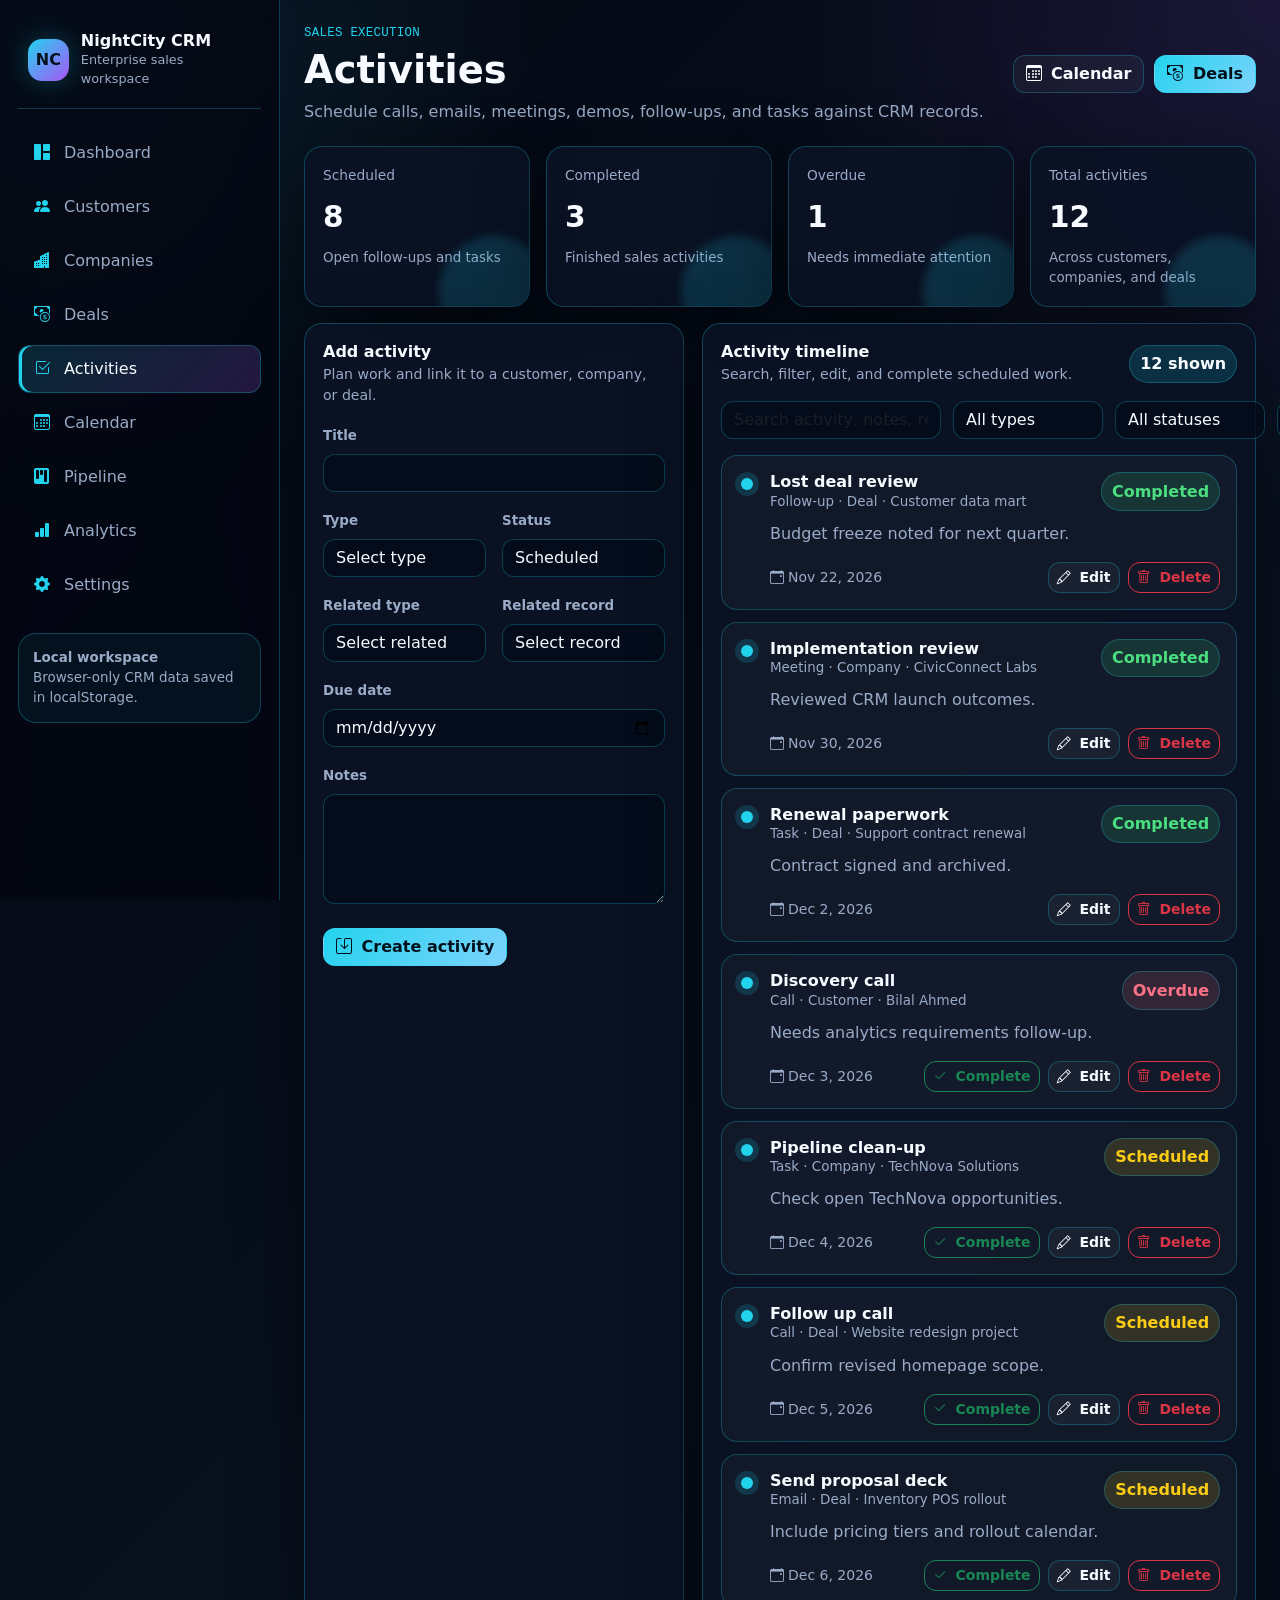
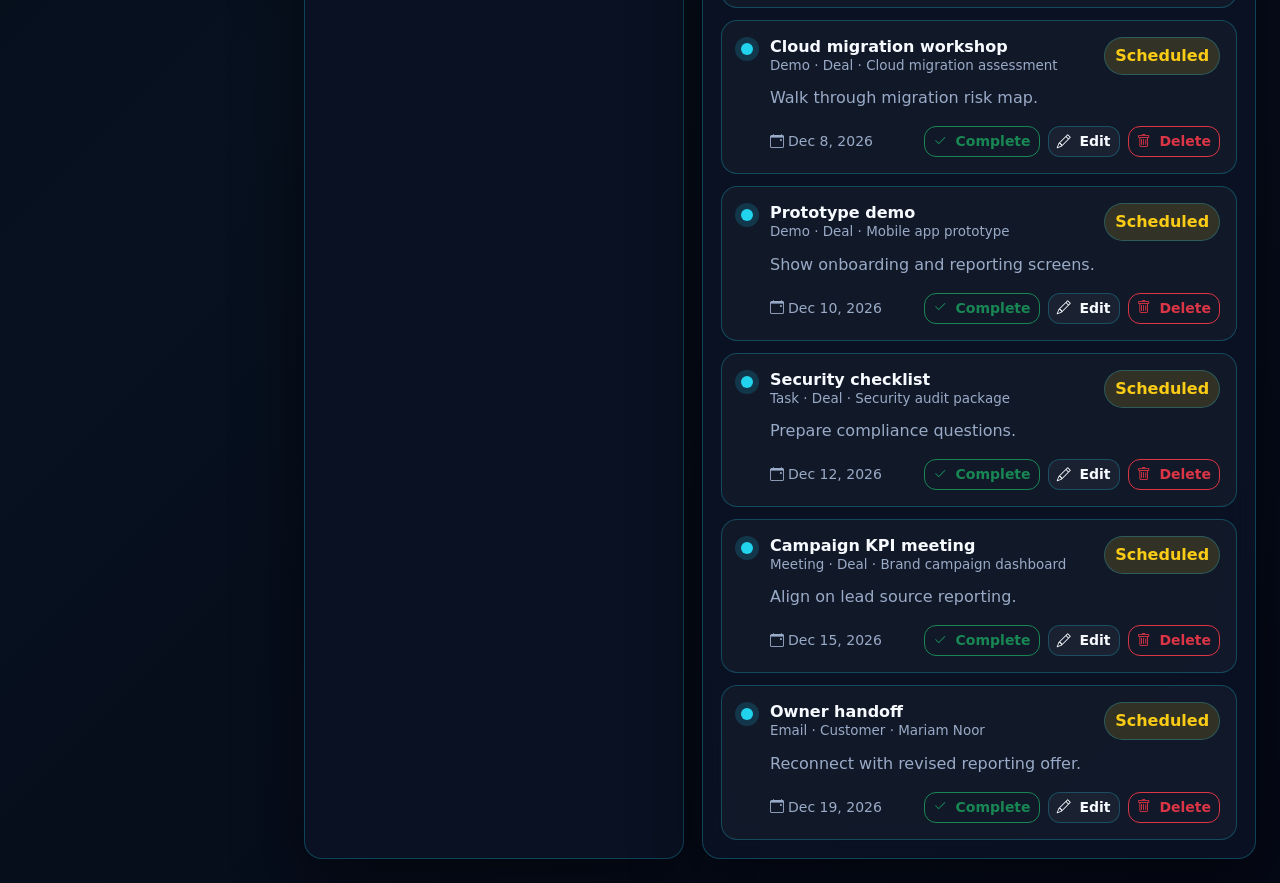
<file: activities.html>
<!-- activities.html -->
<!doctype html>
<html lang="en">
  <head>
    <meta charset="utf-8" />
    <meta name="viewport" content="width=device-width, initial-scale=1" />
    <title>CRM Dashboard | Activities</title>
    <link rel="icon" type="image/svg+xml" href="assets/favicon.svg" />
    <meta name="description" content="A browser-based enterprise CRM dashboard with customers, companies, deals, activities, calendar, sales pipeline, analytics, dark mode, and localStorage persistence." />
    <link rel="canonical" href="https://fazal305.github.io/crm-dashboard/activities.html" />
    <meta property="og:type" content="website" />
    <meta property="og:url" content="https://fazal305.github.io/crm-dashboard/activities.html" />
    <meta property="og:title" content="CRM Dashboard | Activities" />
    <meta property="og:description" content="A browser-based enterprise CRM dashboard with customers, companies, deals, activities, calendar, sales pipeline, analytics, dark mode, and localStorage persistence." />
    <meta name="twitter:card" content="summary_large_image" />
    <meta name="twitter:title" content="CRM Dashboard | Activities" />
    <meta name="twitter:description" content="A browser-based enterprise CRM dashboard with customers, companies, deals, activities, calendar, sales pipeline, analytics, dark mode, and localStorage persistence." />
    <link
      href="https://cdn.jsdelivr.net/npm/bootstrap@5.3.3/dist/css/bootstrap.min.css"
      rel="stylesheet"
    />
    <link
      href="https://cdn.jsdelivr.net/npm/bootstrap-icons@1.11.3/font/bootstrap-icons.css"
      rel="stylesheet"
    />
    <link href="styles.css" rel="stylesheet" />
    <link href="css/activities.css" rel="stylesheet" />
  </head>
  <body>
    <div id="app"></div>

    <script src="https://code.jquery.com/jquery-3.7.1.min.js"></script>
    <script src="https://cdn.jsdelivr.net/npm/bootstrap@5.3.3/dist/js/bootstrap.bundle.min.js"></script>
    <script src="js/shared.js"></script>
    <script src="js/activities.js"></script>
  </body>
</html>
</file>
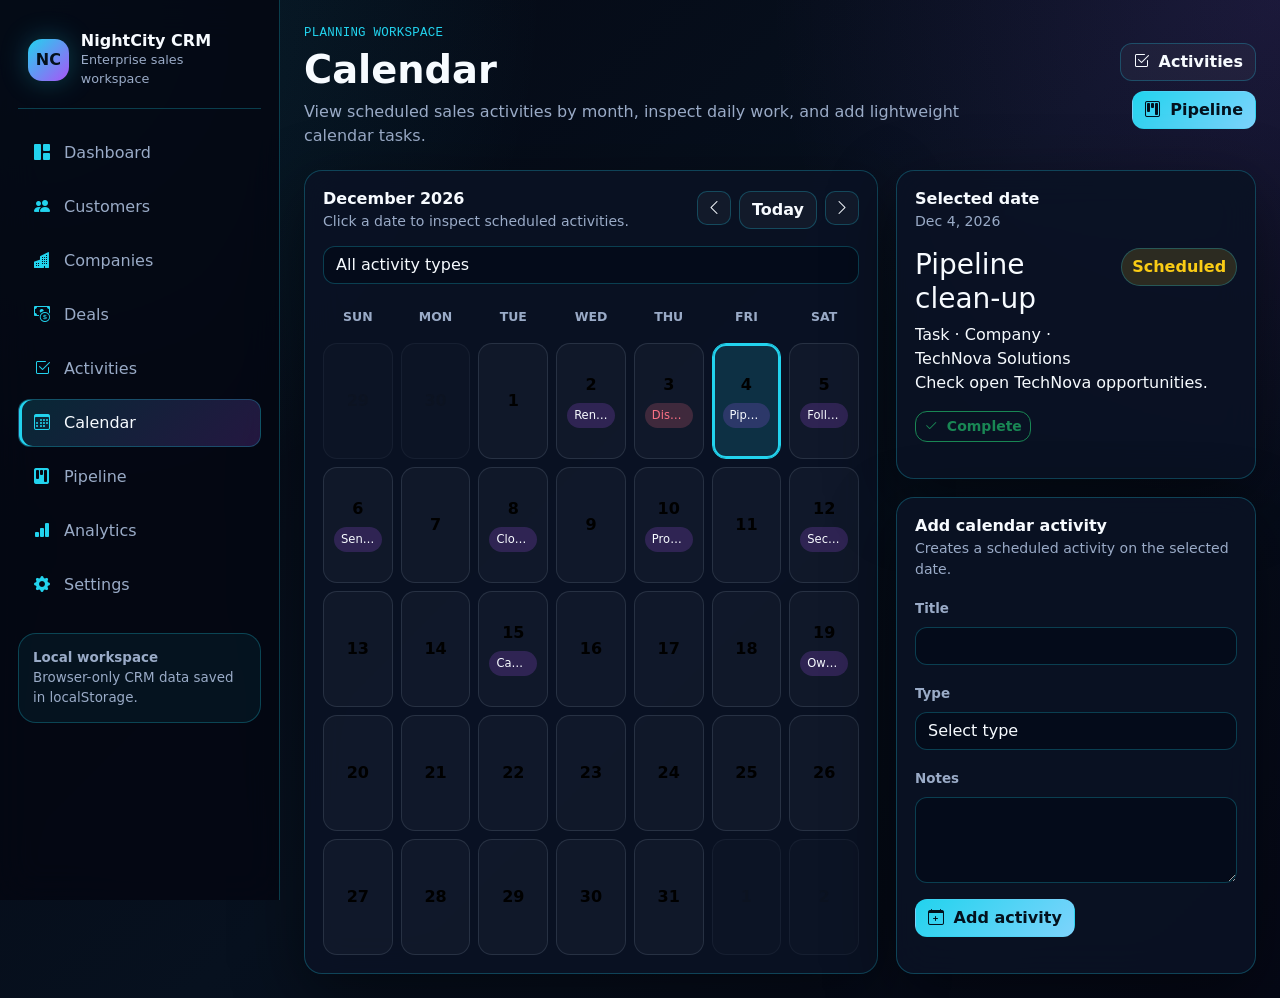
<file: calendar.html>
<!-- calendar.html -->
<!doctype html>
<html lang="en">
  <head>
    <meta charset="utf-8" />
    <meta name="viewport" content="width=device-width, initial-scale=1" />
    <title>CRM Dashboard | Calendar</title>
    <link rel="icon" type="image/svg+xml" href="assets/favicon.svg" />
    <meta name="description" content="A browser-based enterprise CRM dashboard with customers, companies, deals, activities, calendar, sales pipeline, analytics, dark mode, and localStorage persistence." />
    <link rel="canonical" href="https://fazal305.github.io/crm-dashboard/calendar.html" />
    <meta property="og:type" content="website" />
    <meta property="og:url" content="https://fazal305.github.io/crm-dashboard/calendar.html" />
    <meta property="og:title" content="CRM Dashboard | Calendar" />
    <meta property="og:description" content="A browser-based enterprise CRM dashboard with customers, companies, deals, activities, calendar, sales pipeline, analytics, dark mode, and localStorage persistence." />
    <meta name="twitter:card" content="summary_large_image" />
    <meta name="twitter:title" content="CRM Dashboard | Calendar" />
    <meta name="twitter:description" content="A browser-based enterprise CRM dashboard with customers, companies, deals, activities, calendar, sales pipeline, analytics, dark mode, and localStorage persistence." />
    <link
      href="https://cdn.jsdelivr.net/npm/bootstrap@5.3.3/dist/css/bootstrap.min.css"
      rel="stylesheet"
    />
    <link
      href="https://cdn.jsdelivr.net/npm/bootstrap-icons@1.11.3/font/bootstrap-icons.css"
      rel="stylesheet"
    />
    <link href="styles.css" rel="stylesheet" />
    <link href="css/calendar.css" rel="stylesheet" />
  </head>
  <body>
    <div id="app"></div>

    <script src="https://code.jquery.com/jquery-3.7.1.min.js"></script>
    <script src="https://cdn.jsdelivr.net/npm/bootstrap@5.3.3/dist/js/bootstrap.bundle.min.js"></script>
    <script src="js/shared.js"></script>
    <script src="js/calendar.js"></script>
  </body>
</html>
</file>
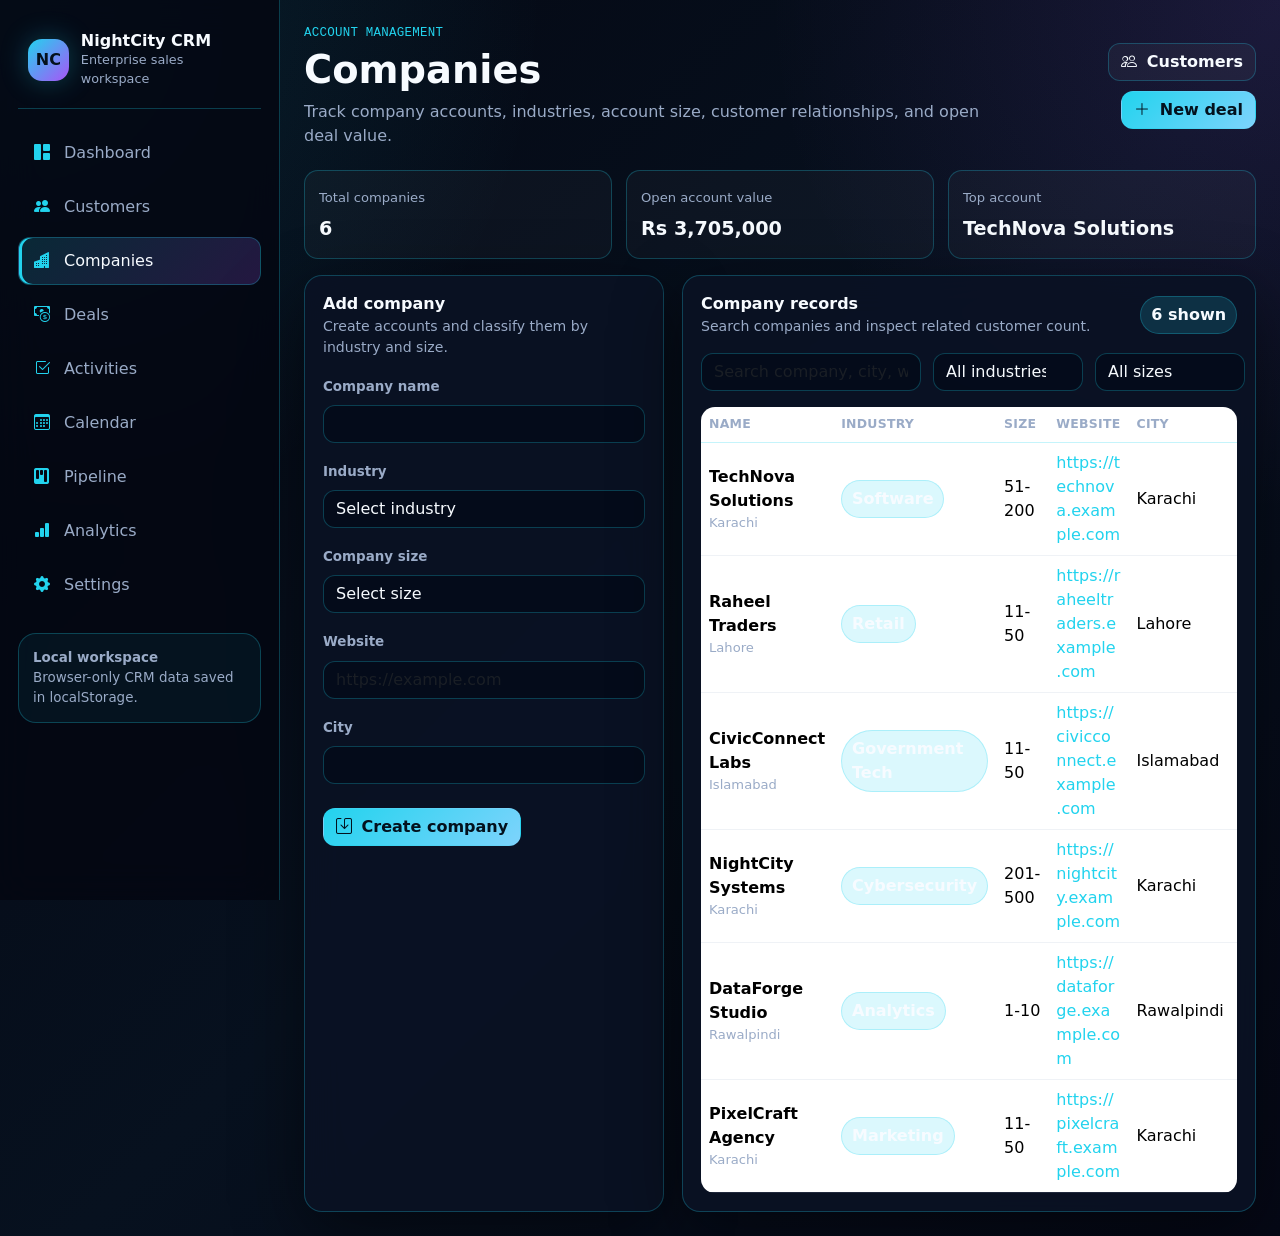
<file: companies.html>
<!-- companies.html -->
<!doctype html>
<html lang="en">
  <head>
    <meta charset="utf-8" />
    <meta name="viewport" content="width=device-width, initial-scale=1" />
    <title>CRM Dashboard | Companies</title>
    <link rel="icon" type="image/svg+xml" href="assets/favicon.svg" />
    <meta name="description" content="A browser-based enterprise CRM dashboard with customers, companies, deals, activities, calendar, sales pipeline, analytics, dark mode, and localStorage persistence." />
    <link rel="canonical" href="https://fazal305.github.io/crm-dashboard/companies.html" />
    <meta property="og:type" content="website" />
    <meta property="og:url" content="https://fazal305.github.io/crm-dashboard/companies.html" />
    <meta property="og:title" content="CRM Dashboard | Companies" />
    <meta property="og:description" content="A browser-based enterprise CRM dashboard with customers, companies, deals, activities, calendar, sales pipeline, analytics, dark mode, and localStorage persistence." />
    <meta name="twitter:card" content="summary_large_image" />
    <meta name="twitter:title" content="CRM Dashboard | Companies" />
    <meta name="twitter:description" content="A browser-based enterprise CRM dashboard with customers, companies, deals, activities, calendar, sales pipeline, analytics, dark mode, and localStorage persistence." />
    <link
      href="https://cdn.jsdelivr.net/npm/bootstrap@5.3.3/dist/css/bootstrap.min.css"
      rel="stylesheet"
    />
    <link
      href="https://cdn.jsdelivr.net/npm/bootstrap-icons@1.11.3/font/bootstrap-icons.css"
      rel="stylesheet"
    />
    <link href="styles.css" rel="stylesheet" />
    <link href="css/companies.css" rel="stylesheet" />
  </head>
  <body>
    <div id="app"></div>

    <script src="https://code.jquery.com/jquery-3.7.1.min.js"></script>
    <script src="https://cdn.jsdelivr.net/npm/bootstrap@5.3.3/dist/js/bootstrap.bundle.min.js"></script>
    <script src="js/shared.js"></script>
    <script src="js/companies.js"></script>
  </body>
</html>
</file>
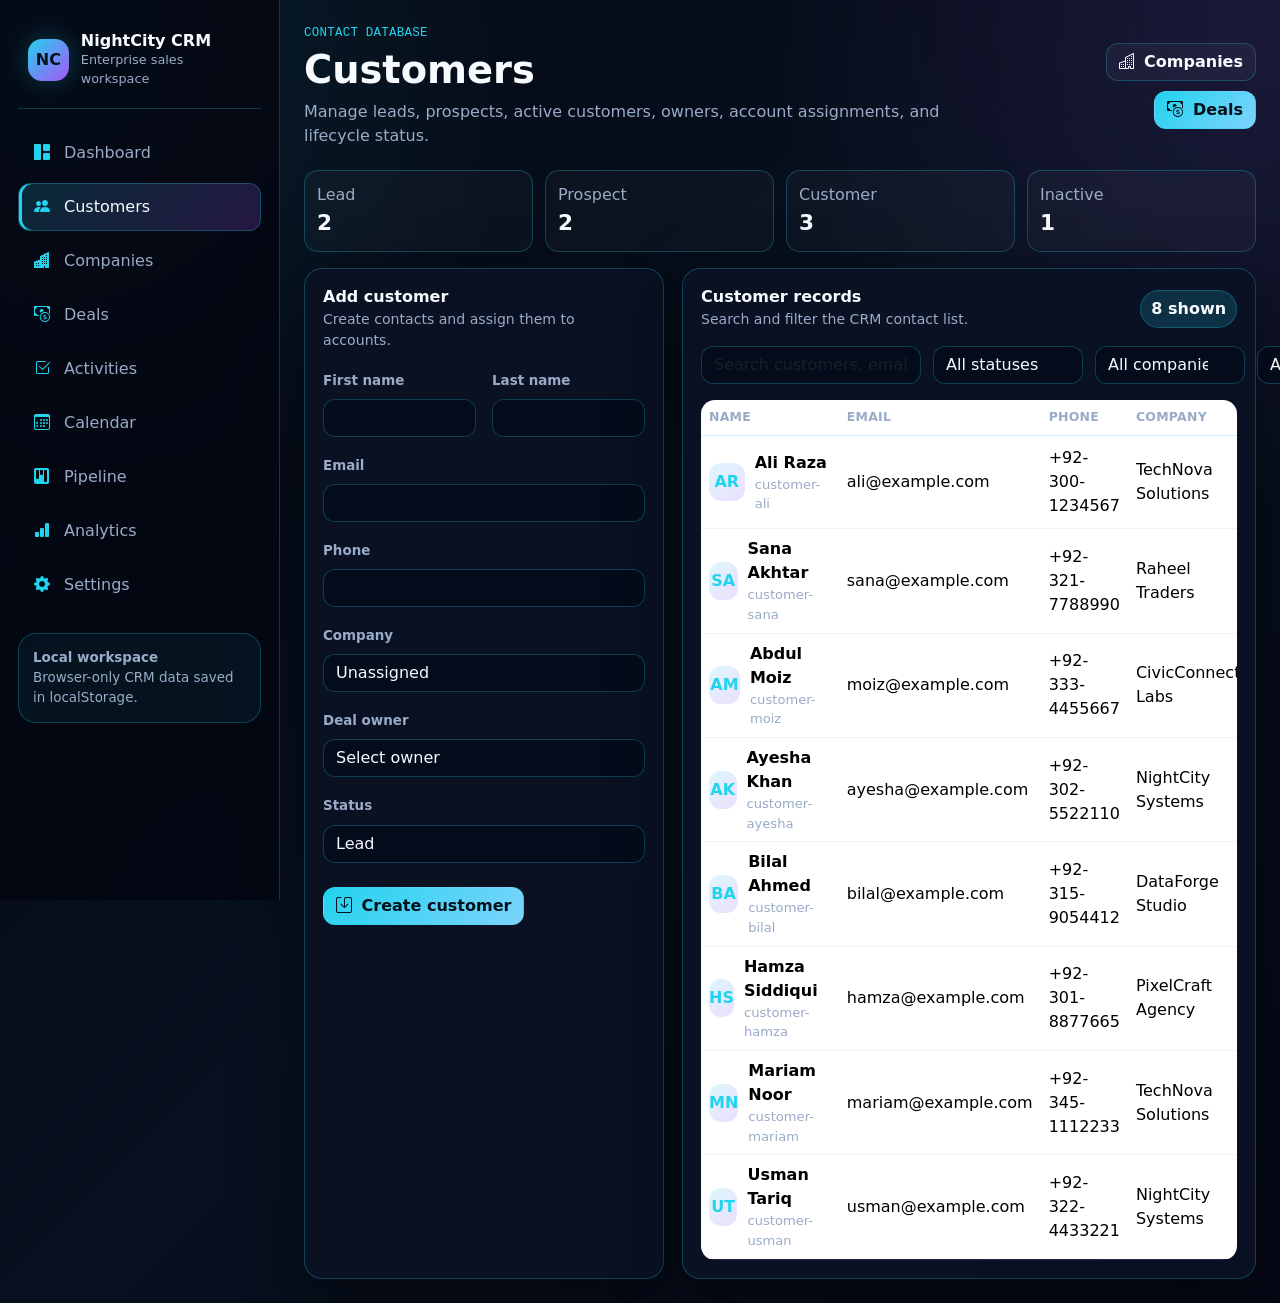
<file: customers.html>
<!-- customers.html -->
<!doctype html>
<html lang="en">
  <head>
    <meta charset="utf-8" />
    <meta name="viewport" content="width=device-width, initial-scale=1" />
    <title>CRM Dashboard | Customers</title>
    <link rel="icon" type="image/svg+xml" href="assets/favicon.svg" />
    <meta name="description" content="A browser-based enterprise CRM dashboard with customers, companies, deals, activities, calendar, sales pipeline, analytics, dark mode, and localStorage persistence." />
    <link rel="canonical" href="https://fazal305.github.io/crm-dashboard/customers.html" />
    <meta property="og:type" content="website" />
    <meta property="og:url" content="https://fazal305.github.io/crm-dashboard/customers.html" />
    <meta property="og:title" content="CRM Dashboard | Customers" />
    <meta property="og:description" content="A browser-based enterprise CRM dashboard with customers, companies, deals, activities, calendar, sales pipeline, analytics, dark mode, and localStorage persistence." />
    <meta name="twitter:card" content="summary_large_image" />
    <meta name="twitter:title" content="CRM Dashboard | Customers" />
    <meta name="twitter:description" content="A browser-based enterprise CRM dashboard with customers, companies, deals, activities, calendar, sales pipeline, analytics, dark mode, and localStorage persistence." />
    <link
      href="https://cdn.jsdelivr.net/npm/bootstrap@5.3.3/dist/css/bootstrap.min.css"
      rel="stylesheet"
    />
    <link
      href="https://cdn.jsdelivr.net/npm/bootstrap-icons@1.11.3/font/bootstrap-icons.css"
      rel="stylesheet"
    />
    <link href="styles.css" rel="stylesheet" />
    <link href="css/customers.css" rel="stylesheet" />
  </head>
  <body>
    <div id="app"></div>

    <script src="https://code.jquery.com/jquery-3.7.1.min.js"></script>
    <script src="https://cdn.jsdelivr.net/npm/bootstrap@5.3.3/dist/js/bootstrap.bundle.min.js"></script>
    <script src="js/shared.js"></script>
    <script src="js/customers.js"></script>
  </body>
</html>
</file>
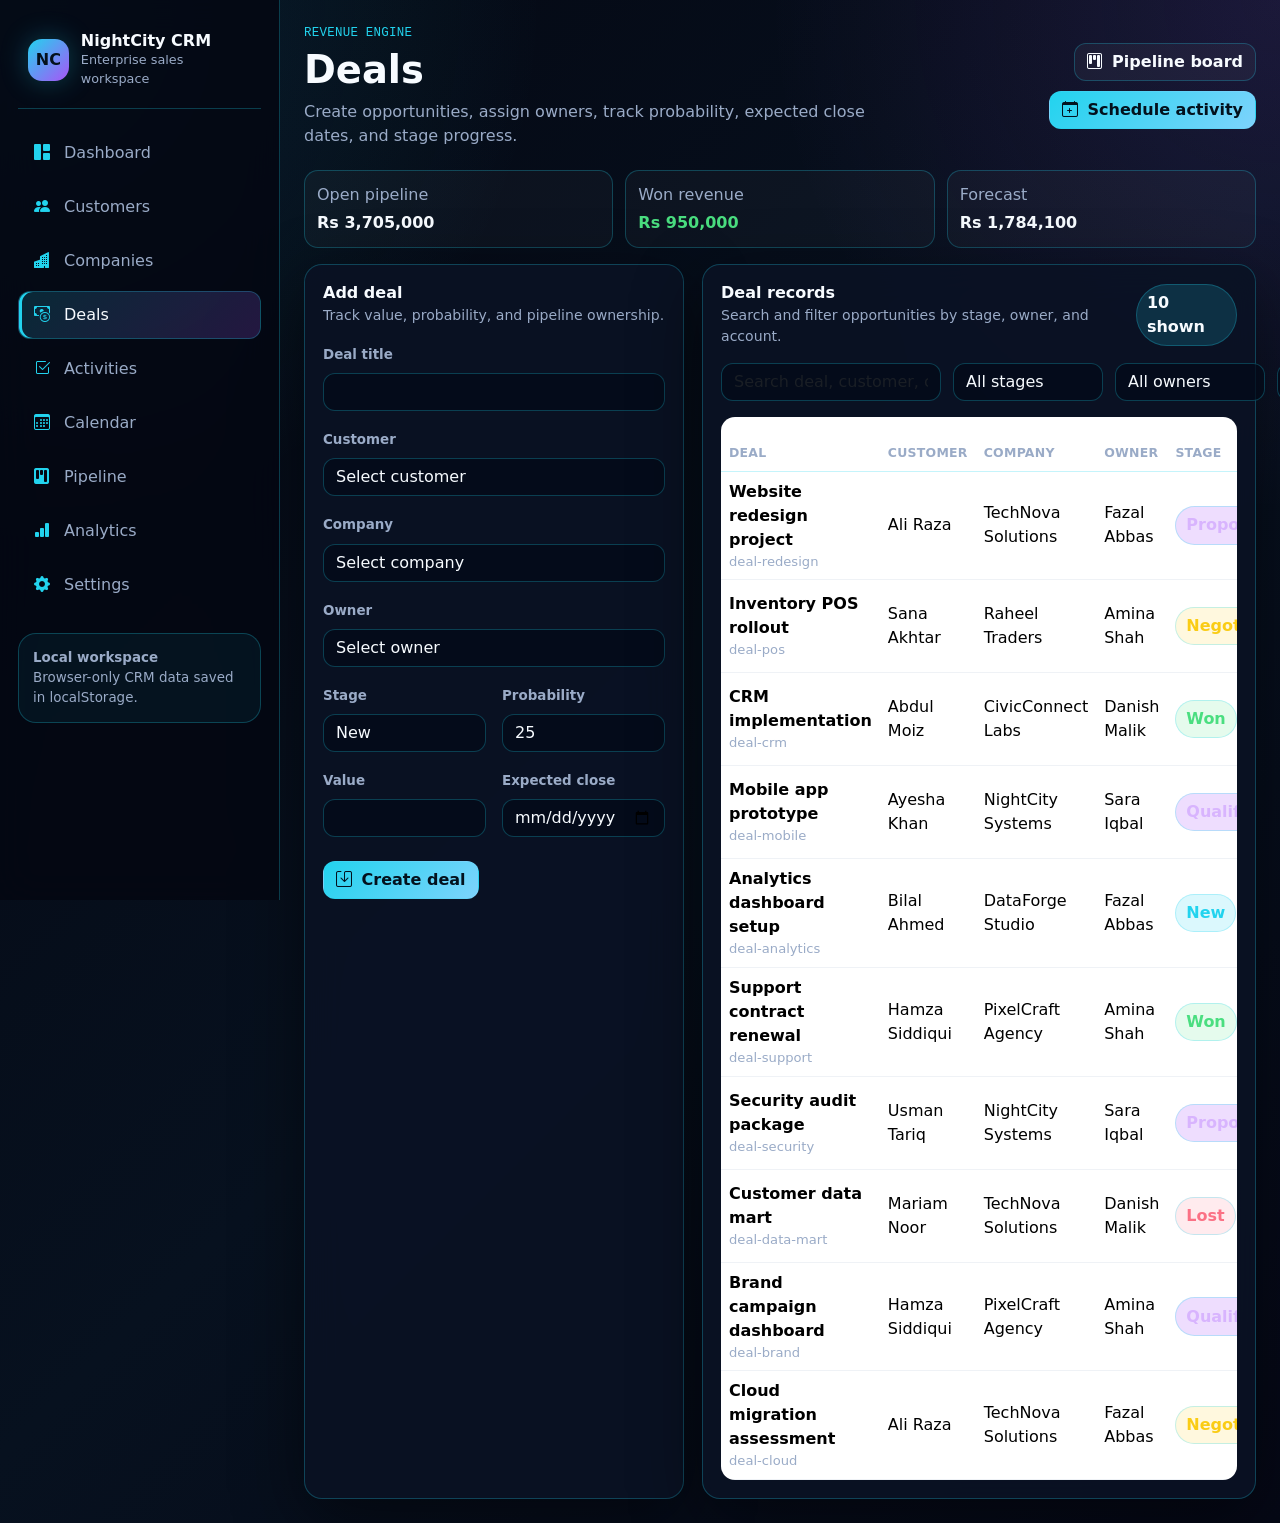
<file: deals.html>
<!-- deals.html -->
<!doctype html>
<html lang="en">
  <head>
    <meta charset="utf-8" />
    <meta name="viewport" content="width=device-width, initial-scale=1" />
    <title>CRM Dashboard | Deals</title>
    <link rel="icon" type="image/svg+xml" href="assets/favicon.svg" />
    <meta name="description" content="A browser-based enterprise CRM dashboard with customers, companies, deals, activities, calendar, sales pipeline, analytics, dark mode, and localStorage persistence." />
    <link rel="canonical" href="https://fazal305.github.io/crm-dashboard/deals.html" />
    <meta property="og:type" content="website" />
    <meta property="og:url" content="https://fazal305.github.io/crm-dashboard/deals.html" />
    <meta property="og:title" content="CRM Dashboard | Deals" />
    <meta property="og:description" content="A browser-based enterprise CRM dashboard with customers, companies, deals, activities, calendar, sales pipeline, analytics, dark mode, and localStorage persistence." />
    <meta name="twitter:card" content="summary_large_image" />
    <meta name="twitter:title" content="CRM Dashboard | Deals" />
    <meta name="twitter:description" content="A browser-based enterprise CRM dashboard with customers, companies, deals, activities, calendar, sales pipeline, analytics, dark mode, and localStorage persistence." />
    <link
      href="https://cdn.jsdelivr.net/npm/bootstrap@5.3.3/dist/css/bootstrap.min.css"
      rel="stylesheet"
    />
    <link
      href="https://cdn.jsdelivr.net/npm/bootstrap-icons@1.11.3/font/bootstrap-icons.css"
      rel="stylesheet"
    />
    <link href="styles.css" rel="stylesheet" />
    <link href="css/deals.css" rel="stylesheet" />
  </head>
  <body>
    <div id="app"></div>

    <script src="https://code.jquery.com/jquery-3.7.1.min.js"></script>
    <script src="https://cdn.jsdelivr.net/npm/bootstrap@5.3.3/dist/js/bootstrap.bundle.min.js"></script>
    <script src="js/shared.js"></script>
    <script src="js/deals.js"></script>
  </body>
</html>
</file>
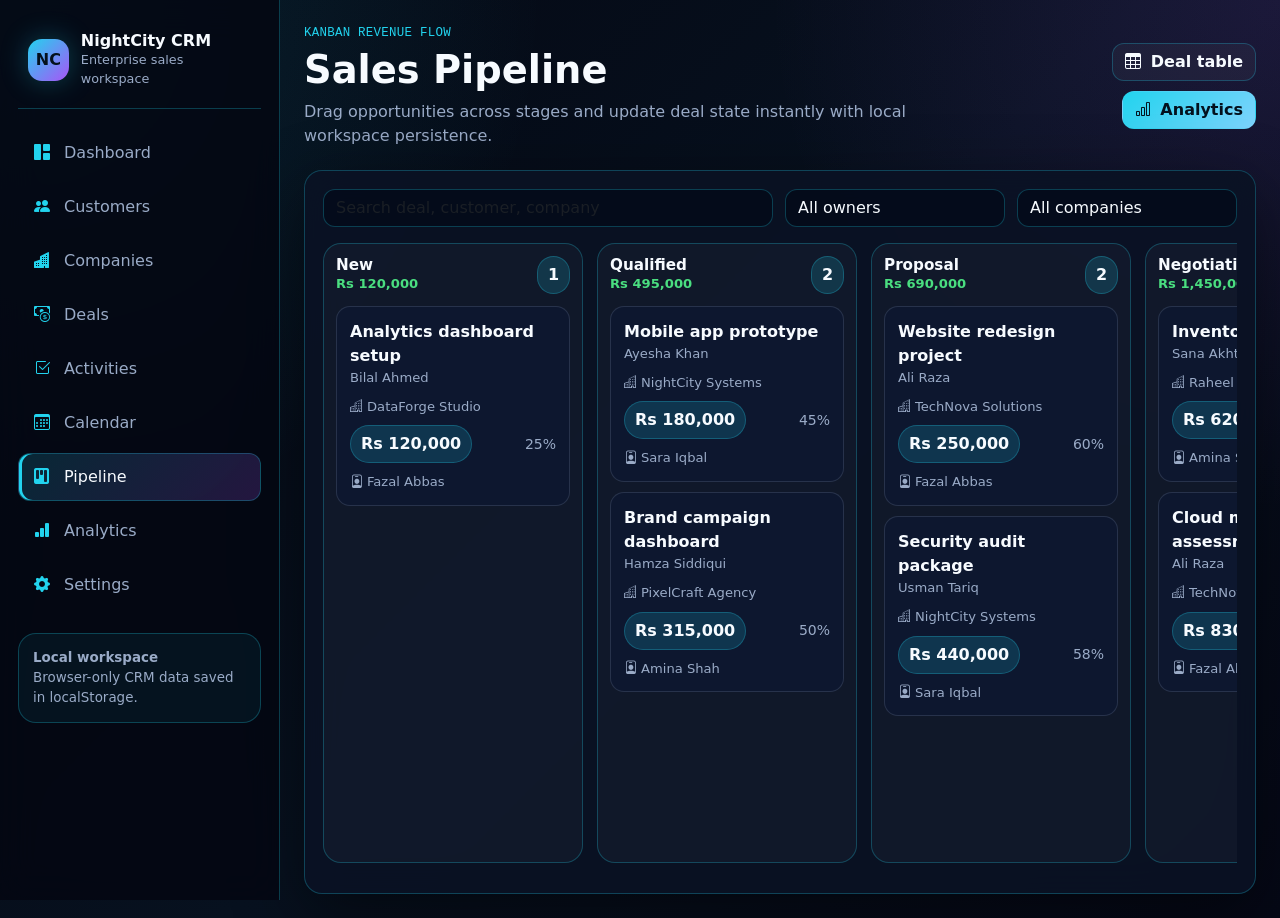
<file: pipeline.html>
<!-- pipeline.html -->
<!doctype html>
<html lang="en">
  <head>
    <meta charset="utf-8" />
    <meta name="viewport" content="width=device-width, initial-scale=1" />
    <title>CRM Dashboard | Sales Pipeline</title>
    <link rel="icon" type="image/svg+xml" href="assets/favicon.svg" />
    <meta name="description" content="A browser-based enterprise CRM dashboard with customers, companies, deals, activities, calendar, sales pipeline, analytics, dark mode, and localStorage persistence." />
    <link rel="canonical" href="https://fazal305.github.io/crm-dashboard/pipeline.html" />
    <meta property="og:type" content="website" />
    <meta property="og:url" content="https://fazal305.github.io/crm-dashboard/pipeline.html" />
    <meta property="og:title" content="CRM Dashboard | Sales Pipeline" />
    <meta property="og:description" content="A browser-based enterprise CRM dashboard with customers, companies, deals, activities, calendar, sales pipeline, analytics, dark mode, and localStorage persistence." />
    <meta name="twitter:card" content="summary_large_image" />
    <meta name="twitter:title" content="CRM Dashboard | Sales Pipeline" />
    <meta name="twitter:description" content="A browser-based enterprise CRM dashboard with customers, companies, deals, activities, calendar, sales pipeline, analytics, dark mode, and localStorage persistence." />
    <link
      href="https://cdn.jsdelivr.net/npm/bootstrap@5.3.3/dist/css/bootstrap.min.css"
      rel="stylesheet"
    />
    <link
      href="https://cdn.jsdelivr.net/npm/bootstrap-icons@1.11.3/font/bootstrap-icons.css"
      rel="stylesheet"
    />
    <link href="styles.css" rel="stylesheet" />
    <link href="css/pipeline.css" rel="stylesheet" />
  </head>
  <body>
    <div id="app"></div>

    <script src="https://code.jquery.com/jquery-3.7.1.min.js"></script>
    <script src="https://cdn.jsdelivr.net/npm/bootstrap@5.3.3/dist/js/bootstrap.bundle.min.js"></script>
    <script src="js/shared.js"></script>
    <script src="js/pipeline.js"></script>
  </body>
</html>
</file>
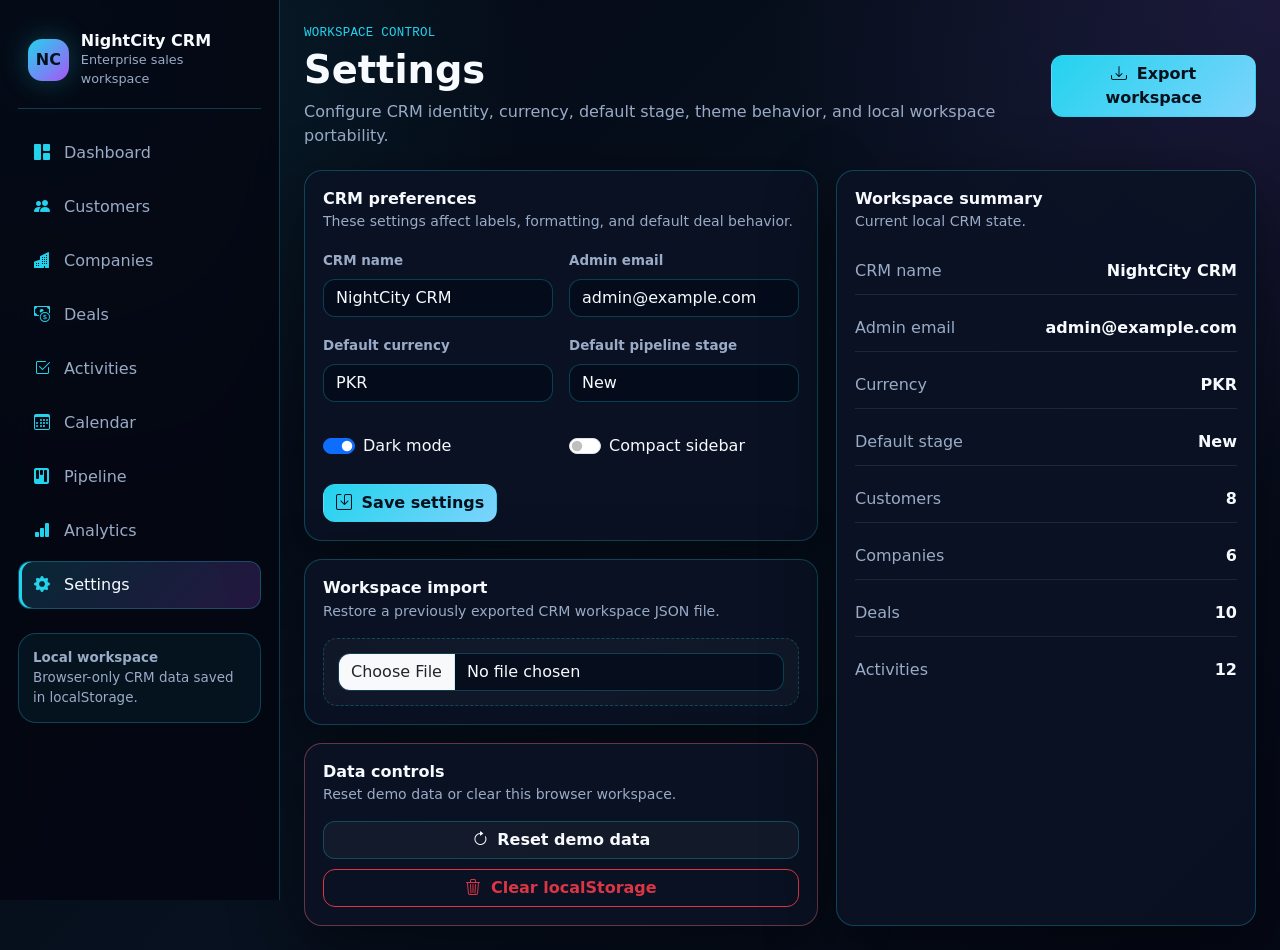
<file: settings.html>
<!-- settings.html -->
<!doctype html>
<html lang="en">
  <head>
    <meta charset="utf-8" />
    <meta name="viewport" content="width=device-width, initial-scale=1" />
    <title>CRM Dashboard | Settings</title>
    <link rel="icon" type="image/svg+xml" href="assets/favicon.svg" />
    <meta name="description" content="A browser-based enterprise CRM dashboard with customers, companies, deals, activities, calendar, sales pipeline, analytics, dark mode, and localStorage persistence." />
    <link rel="canonical" href="https://fazal305.github.io/crm-dashboard/settings.html" />
    <meta property="og:type" content="website" />
    <meta property="og:url" content="https://fazal305.github.io/crm-dashboard/settings.html" />
    <meta property="og:title" content="CRM Dashboard | Settings" />
    <meta property="og:description" content="A browser-based enterprise CRM dashboard with customers, companies, deals, activities, calendar, sales pipeline, analytics, dark mode, and localStorage persistence." />
    <meta name="twitter:card" content="summary_large_image" />
    <meta name="twitter:title" content="CRM Dashboard | Settings" />
    <meta name="twitter:description" content="A browser-based enterprise CRM dashboard with customers, companies, deals, activities, calendar, sales pipeline, analytics, dark mode, and localStorage persistence." />
    <link
      href="https://cdn.jsdelivr.net/npm/bootstrap@5.3.3/dist/css/bootstrap.min.css"
      rel="stylesheet"
    />
    <link
      href="https://cdn.jsdelivr.net/npm/bootstrap-icons@1.11.3/font/bootstrap-icons.css"
      rel="stylesheet"
    />
    <link href="styles.css" rel="stylesheet" />
    <link href="css/settings.css" rel="stylesheet" />
  </head>
  <body>
    <div id="app"></div>

    <script src="https://code.jquery.com/jquery-3.7.1.min.js"></script>
    <script src="https://cdn.jsdelivr.net/npm/bootstrap@5.3.3/dist/js/bootstrap.bundle.min.js"></script>
    <script src="js/shared.js"></script>
    <script src="js/settings.js"></script>
  </body>
</html>
</file>
<file: styles.css>
:root {
  --bg: #040712;
  --bg-soft: #07111f;
  --card: rgba(10, 18, 36, 0.9);
  --card-strong: rgba(14, 24, 48, 0.96);
  --text: #f7fbff;
  --muted: #9aabc7;
  --cyan: #22d3ee;
  --cyan-soft: rgba(34, 211, 238, 0.16);
  --purple: #a855f7;
  --purple-soft: rgba(168, 85, 247, 0.2);
  --green: #4ade80;
  --green-soft: rgba(74, 222, 128, 0.14);
  --yellow: #facc15;
  --red: #fb7185;
  --border: rgba(34, 211, 238, 0.26);
  --shadow: 0 22px 70px rgba(0, 0, 0, 0.48);
  --radius: 18px;
  --mono: "Cascadia Code", "Fira Code", Consolas, monospace;
}

* {
  box-sizing: border-box;
}

html {
  min-height: 100%;
}

body {
  min-height: 100vh;
  margin: 0;
  background:
    radial-gradient(
      circle at top left,
      rgba(34, 211, 238, 0.14),
      transparent 34rem
    ),
    radial-gradient(
      circle at top right,
      rgba(168, 85, 247, 0.13),
      transparent 32rem
    ),
    linear-gradient(135deg, #040712 0%, #07111f 52%, #050816 100%);
  color: var(--text);
  font-family:
    Inter,
    system-ui,
    -apple-system,
    BlinkMacSystemFont,
    "Segoe UI",
    sans-serif;
  overflow-x: hidden;
}

body.light-mode {
  --bg: #f4f7fb;
  --bg-soft: #eaf0f8;
  --card: rgba(255, 255, 255, 0.92);
  --card-strong: rgba(255, 255, 255, 0.98);
  --text: #0d1728;
  --muted: #5e6b7f;
  --border: rgba(15, 93, 120, 0.2);
  --shadow: 0 18px 45px rgba(15, 23, 42, 0.14);
  background:
    radial-gradient(
      circle at top left,
      rgba(34, 211, 238, 0.16),
      transparent 34rem
    ),
    radial-gradient(
      circle at top right,
      rgba(168, 85, 247, 0.12),
      transparent 32rem
    ),
    linear-gradient(135deg, #f4f7fb 0%, #eaf0f8 52%, #f8fbff 100%);
}

a {
  color: inherit;
  text-decoration: none;
}

button,
input,
select,
textarea {
  font: inherit;
}

.app-shell {
  display: grid;
  grid-template-columns: 280px minmax(0, 1fr);
  min-height: 100vh;
}

.sidebar {
  position: sticky;
  top: 0;
  height: 100vh;
  padding: 22px 18px;
  background: rgba(4, 7, 18, 0.82);
  border-right: 1px solid var(--border);
  backdrop-filter: blur(18px);
  z-index: 30;
}

.light-mode .sidebar {
  background: rgba(255, 255, 255, 0.86);
}

.sidebar-brand {
  display: flex;
  align-items: center;
  gap: 12px;
  padding: 10px 10px 20px;
  border-bottom: 1px solid var(--border);
}

.brand-mark {
  display: grid;
  place-items: center;
  width: 42px;
  height: 42px;
  border-radius: 14px;
  background: linear-gradient(135deg, var(--cyan), var(--purple));
  color: #04111c;
  font-weight: 900;
  box-shadow: 0 0 28px rgba(34, 211, 238, 0.28);
}

.brand-text {
  min-width: 0;
}

.brand-title {
  display: block;
  font-weight: 800;
  line-height: 1.1;
}

.brand-subtitle {
  display: block;
  color: var(--muted);
  font-size: 0.8rem;
}

.sidebar-nav {
  display: grid;
  gap: 6px;
  margin-top: 20px;
}

.nav-link {
  display: flex;
  align-items: center;
  gap: 11px;
  min-height: 44px;
  padding: 11px 12px;
  color: var(--muted);
  border: 1px solid transparent;
  border-radius: 12px;
  transition: 160ms ease;
}

.nav-link:hover {
  color: var(--text);
  background: var(--cyan-soft);
  border-color: var(--border);
}

.nav-link.active {
  color: var(--text);
  background: linear-gradient(135deg, var(--cyan-soft), var(--purple-soft));
  border-color: var(--border);
  box-shadow: inset 3px 0 0 var(--cyan);
}

.nav-icon {
  display: grid;
  place-items: center;
  width: 22px;
  color: var(--cyan);
  font-size: 1rem;
}

.sidebar-footer {
  margin-top: 24px;
  padding: 14px;
  color: var(--muted);
  border: 1px solid var(--border);
  border-radius: var(--radius);
  background: rgba(34, 211, 238, 0.06);
  font-size: 0.84rem;
}

.compact-sidebar .app-shell {
  grid-template-columns: 92px minmax(0, 1fr);
}

.compact-sidebar .sidebar {
  padding-inline: 14px;
}

.compact-sidebar .brand-text,
.compact-sidebar .nav-label,
.compact-sidebar .sidebar-footer {
  display: none;
}

.compact-sidebar .sidebar-brand {
  justify-content: center;
  padding-inline: 0;
}

.compact-sidebar .nav-link {
  justify-content: center;
}

.main-content {
  min-width: 0;
  padding: 24px;
}

.topbar {
  display: flex;
  align-items: center;
  justify-content: space-between;
  gap: 16px;
  margin-bottom: 22px;
}

.page-kicker {
  color: var(--cyan);
  font-family: var(--mono);
  font-size: 0.78rem;
  letter-spacing: 0.02em;
  text-transform: uppercase;
}

.page-title {
  margin: 4px 0 0;
  font-size: clamp(1.7rem, 3vw, 2.6rem);
  font-weight: 850;
}

.page-description {
  max-width: 760px;
  margin: 7px 0 0;
  color: var(--muted);
}

.topbar-actions {
  display: flex;
  flex-wrap: wrap;
  justify-content: flex-end;
  gap: 10px;
}

.panel,
.metric-card,
.form-panel,
.table-panel,
.chart-panel {
  border: 1px solid var(--border);
  border-radius: var(--radius);
  background: var(--card);
  box-shadow: var(--shadow);
  backdrop-filter: blur(18px);
}

.table-panel,
.form-panel,
.chart-panel {
  min-width: 0;
}

.panel {
  padding: 18px;
}

.panel-header,
.table-header,
.form-header,
.chart-header {
  display: flex;
  align-items: center;
  justify-content: space-between;
  gap: 16px;
  margin-bottom: 16px;
}

.panel-title {
  margin: 0;
  font-size: 1rem;
  font-weight: 800;
}

.panel-subtitle {
  margin: 3px 0 0;
  color: var(--muted);
  font-size: 0.88rem;
}

.metric-grid {
  display: grid;
  grid-template-columns: repeat(4, minmax(0, 1fr));
  gap: 16px;
}

.metric-card {
  position: relative;
  min-height: 132px;
  padding: 18px;
  overflow: hidden;
}

.metric-card::after {
  content: "";
  position: absolute;
  inset: auto -20px -40px auto;
  width: 110px;
  height: 110px;
  border-radius: 999px;
  background: var(--cyan-soft);
  filter: blur(4px);
}

.metric-label {
  color: var(--muted);
  font-size: 0.86rem;
}

.metric-value {
  margin-top: 10px;
  font-size: 1.85rem;
  font-weight: 850;
}

.metric-note {
  margin-top: 8px;
  color: var(--muted);
  font-size: 0.84rem;
}

.content-grid {
  display: grid;
  grid-template-columns: minmax(0, 1.35fr) minmax(320px, 0.65fr);
  gap: 18px;
}

.section-stack {
  display: grid;
  gap: 18px;
}

.btn {
  border-radius: 12px;
  font-weight: 750;
}

.btn-primary {
  color: #03111d;
  background: linear-gradient(135deg, var(--cyan), #7dd3fc);
  border-color: transparent;
}

.btn-primary:hover {
  color: #03111d;
  filter: brightness(1.08);
}

.btn-outline-info,
.btn-outline-light,
.btn-outline-secondary,
.btn-outline-danger,
.btn-outline-success,
.btn-outline-warning {
  border-radius: 12px;
}

.btn-ghost {
  color: var(--text);
  background: rgba(255, 255, 255, 0.04);
  border: 1px solid var(--border);
}

.btn-ghost:hover {
  color: var(--text);
  background: var(--cyan-soft);
}

.form-control,
.form-select,
textarea.form-control {
  color: var(--text);
  background: rgba(3, 10, 24, 0.72);
  border: 1px solid var(--border);
  border-radius: 12px;
}

.form-control:focus,
.form-select:focus,
textarea.form-control:focus {
  color: var(--text);
  background: rgba(3, 10, 24, 0.88);
  border-color: var(--cyan);
  box-shadow: 0 0 0 0.2rem rgba(34, 211, 238, 0.16);
}

.light-mode .form-control,
.light-mode .form-select,
.light-mode textarea.form-control {
  color: var(--text);
  background: rgba(255, 255, 255, 0.8);
}

.form-label {
  color: var(--muted);
  font-weight: 700;
  font-size: 0.84rem;
}

.filter-bar {
  display: grid;
  grid-template-columns: minmax(220px, 1fr) repeat(3, minmax(150px, 220px));
  gap: 12px;
  margin-bottom: 16px;
}

.table {
  margin: 0;
  color: var(--text);
  vertical-align: middle;
}

.table thead th {
  color: var(--muted);
  border-bottom: 1px solid var(--border);
  font-size: 0.78rem;
  letter-spacing: 0.02em;
  text-transform: uppercase;
}

.table tbody td {
  border-color: rgba(154, 171, 199, 0.16);
}

.table-hover tbody tr:hover {
  color: var(--text);
  background: rgba(34, 211, 238, 0.07);
}

.table-responsive {
  border-radius: 14px;
}

.badge-soft {
  display: inline-flex;
  align-items: center;
  gap: 6px;
  padding: 0.38rem 0.62rem;
  border: 1px solid var(--border);
  border-radius: 999px;
  background: var(--cyan-soft);
  color: var(--text);
  font-weight: 750;
}

.badge-lead,
.badge-new {
  background: var(--cyan-soft);
  color: var(--cyan);
}

.badge-prospect,
.badge-qualified,
.badge-proposal {
  background: var(--purple-soft);
  color: #d8b4fe;
}

.badge-customer,
.badge-won,
.badge-completed {
  background: var(--green-soft);
  color: var(--green);
}

.badge-inactive,
.badge-lost,
.badge-overdue {
  background: rgba(251, 113, 133, 0.14);
  color: var(--red);
}

.badge-negotiation,
.badge-scheduled {
  background: rgba(250, 204, 21, 0.14);
  color: var(--yellow);
}

.action-row {
  display: flex;
  flex-wrap: wrap;
  gap: 8px;
}

.icon-btn {
  display: inline-grid;
  place-items: center;
  width: 34px;
  height: 34px;
  padding: 0;
  border-radius: 10px;
}

.empty-state {
  display: grid;
  place-items: center;
  min-height: 180px;
  padding: 28px;
  color: var(--muted);
  text-align: center;
  border: 1px dashed var(--border);
  border-radius: var(--radius);
  background: rgba(255, 255, 255, 0.025);
}

.status-toast {
  position: fixed;
  right: 22px;
  bottom: 22px;
  z-index: 2000;
  min-width: min(360px, calc(100vw - 44px));
  padding: 14px 16px;
  color: var(--text);
  border: 1px solid var(--border);
  border-radius: 14px;
  background: var(--card-strong);
  box-shadow: var(--shadow);
}

.status-toast.success {
  border-color: rgba(74, 222, 128, 0.45);
}

.status-toast.danger {
  border-color: rgba(251, 113, 133, 0.45);
}

.status-toast.warning {
  border-color: rgba(250, 204, 21, 0.45);
}

.modal-content {
  color: var(--text);
  border: 1px solid var(--border);
  border-radius: var(--radius);
  background: var(--card-strong);
  box-shadow: var(--shadow);
}

.modal-header,
.modal-footer {
  border-color: var(--border);
}

.btn-close {
  filter: invert(1);
}

.light-mode .btn-close {
  filter: none;
}

.text-muted {
  color: var(--muted) !important;
}

.mono {
  font-family: var(--mono);
}

.value-positive {
  color: var(--green);
}

.value-warning {
  color: var(--yellow);
}

.value-danger {
  color: var(--red);
}

.mobile-nav-toggle {
  display: none;
}

@media (max-width: 1100px) {
  .metric-grid {
    grid-template-columns: repeat(2, minmax(0, 1fr));
  }

  .content-grid {
    grid-template-columns: 1fr;
  }

  .filter-bar {
    grid-template-columns: repeat(2, minmax(0, 1fr));
  }
}

@media (max-width: 860px) {
  .app-shell {
    grid-template-columns: 1fr;
  }

  .sidebar {
    position: fixed;
    inset: 0 auto 0 0;
    width: min(310px, 88vw);
    transform: translateX(-104%);
    transition: transform 180ms ease;
  }

  body.nav-open .sidebar {
    transform: translateX(0);
  }

  .mobile-nav-toggle {
    display: inline-flex;
  }

  .main-content {
    padding: 18px;
  }

  .topbar {
    align-items: flex-start;
    flex-direction: column;
  }

  .topbar-actions {
    justify-content: flex-start;
  }

  .compact-sidebar .app-shell {
    grid-template-columns: 1fr;
  }

  .compact-sidebar .brand-text,
  .compact-sidebar .nav-label,
  .compact-sidebar .sidebar-footer {
    display: block;
  }

  .compact-sidebar .nav-link {
    justify-content: flex-start;
  }
}

@media (max-width: 620px) {
  .main-content {
    padding: 14px;
  }

  .metric-grid,
  .filter-bar {
    grid-template-columns: 1fr;
  }

  .panel,
  .metric-card,
  .form-panel,
  .table-panel,
  .chart-panel {
    border-radius: 14px;
  }

  .panel-header,
  .table-header,
  .form-header,
  .chart-header {
    align-items: flex-start;
    flex-direction: column;
  }

  .page-title {
    font-size: 1.7rem;
  }

  .table {
    min-width: 760px;
  }
}
</file>
<file: css/activities.css>
/* css/activities.css */
.activity-layout {
  display: grid;
  grid-template-columns: minmax(280px, 380px) minmax(0, 1fr);
  gap: 18px;
}

.timeline {
  position: relative;
  display: grid;
  gap: 12px;
}

.timeline-card {
  position: relative;
  padding: 16px 16px 16px 48px;
  border: 1px solid var(--border);
  border-radius: 16px;
  background: rgba(255, 255, 255, 0.035);
}

.timeline-card::before {
  content: "";
  position: absolute;
  left: 19px;
  top: 22px;
  width: 12px;
  height: 12px;
  border-radius: 999px;
  background: var(--cyan);
  box-shadow: 0 0 0 6px var(--cyan-soft);
}

.timeline-title {
  margin: 0;
  font-size: 1rem;
  font-weight: 850;
}

.timeline-meta {
  color: var(--muted);
  font-size: 0.84rem;
}

.timeline-notes {
  margin: 10px 0 0;
  color: var(--muted);
}

.activity-toolbar {
  display: flex;
  flex-wrap: wrap;
  gap: 8px;
}

@media (max-width: 1100px) {
  .activity-layout {
    grid-template-columns: 1fr;
  }
}
</file>
<file: css/calendar.css>
/* css/calendar.css */
.calendar-layout {
  display: grid;
  grid-template-columns: minmax(0, 1fr) minmax(280px, 360px);
  gap: 18px;
}

.calendar-controls {
  display: flex;
  align-items: center;
  justify-content: space-between;
  gap: 16px;
  margin-bottom: 14px;
}

.calendar-grid {
  display: grid;
  grid-template-columns: repeat(7, minmax(0, 1fr));
  gap: 8px;
}

.calendar-weekday {
  padding: 8px;
  color: var(--muted);
  font-size: 0.78rem;
  font-weight: 800;
  text-align: center;
  text-transform: uppercase;
}

.calendar-day {
  min-height: 116px;
  padding: 10px;
  border: 1px solid rgba(154, 171, 199, 0.16);
  border-radius: 14px;
  background: rgba(255, 255, 255, 0.03);
  cursor: pointer;
}

.calendar-day:hover,
.calendar-day.selected {
  border-color: var(--cyan);
  background: var(--cyan-soft);
}

.calendar-day.today {
  box-shadow: inset 0 0 0 2px var(--cyan);
}

.calendar-day.muted {
  opacity: 0.45;
}

.day-number {
  font-weight: 850;
}

.day-pill {
  display: block;
  margin-top: 6px;
  padding: 4px 7px;
  overflow: hidden;
  border-radius: 999px;
  background: var(--purple-soft);
  color: var(--text);
  font-size: 0.72rem;
  text-overflow: ellipsis;
  white-space: nowrap;
}

.day-pill.overdue {
  background: rgba(251, 113, 133, 0.2);
  color: var(--red);
}

.selected-date-list {
  display: grid;
  gap: 10px;
}

@media (max-width: 1100px) {
  .calendar-layout {
    grid-template-columns: 1fr;
  }
}

@media (max-width: 720px) {
  .calendar-grid {
    gap: 5px;
  }

  .calendar-day {
    min-height: 84px;
    padding: 7px;
  }

  .day-pill {
    display: none;
  }
}
</file>
<file: css/companies.css>
/* css/companies.css */
.company-layout {
  display: grid;
  grid-template-columns: minmax(280px, 360px) minmax(0, 1fr);
  gap: 18px;
}

.company-card-grid {
  display: grid;
  grid-template-columns: repeat(3, minmax(0, 1fr));
  gap: 14px;
  margin-bottom: 16px;
}

.company-insight-card {
  padding: 14px;
  border: 1px solid var(--border);
  border-radius: 14px;
  background: rgba(255, 255, 255, 0.03);
}

.company-insight-card span {
  color: var(--muted);
  font-size: 0.82rem;
}

.company-insight-card strong {
  display: block;
  margin-top: 6px;
  font-size: 1.2rem;
}

.website-link {
  color: var(--cyan);
  word-break: break-word;
}

.company-name {
  font-weight: 800;
}

.company-city {
  color: var(--muted);
  font-size: 0.82rem;
}

@media (max-width: 1100px) {
  .company-layout {
    grid-template-columns: 1fr;
  }

  .company-card-grid {
    grid-template-columns: 1fr;
  }
}
</file>
<file: css/customers.css>
/* css/customers.css */
.customer-layout {
  display: grid;
  grid-template-columns: minmax(280px, 360px) minmax(0, 1fr);
  gap: 18px;
}

.customer-avatar {
  display: inline-grid;
  place-items: center;
  width: 38px;
  height: 38px;
  border-radius: 12px;
  background: linear-gradient(135deg, var(--cyan-soft), var(--purple-soft));
  color: var(--cyan);
  font-weight: 850;
}

.customer-name-cell {
  display: flex;
  align-items: center;
  gap: 10px;
}

.customer-meta {
  color: var(--muted);
  font-size: 0.82rem;
}

.customer-status-strip {
  display: grid;
  grid-template-columns: repeat(4, minmax(0, 1fr));
  gap: 12px;
  margin-bottom: 16px;
}

.status-mini-card {
  padding: 12px;
  border: 1px solid var(--border);
  border-radius: 14px;
  background: rgba(255, 255, 255, 0.03);
}

.status-mini-card strong {
  display: block;
  font-size: 1.35rem;
}

@media (max-width: 1100px) {
  .customer-layout {
    grid-template-columns: 1fr;
  }
}

@media (max-width: 620px) {
  .customer-status-strip {
    grid-template-columns: repeat(2, minmax(0, 1fr));
  }
}
</file>
<file: css/deals.css>
/* css/deals.css */
.deal-layout {
  display: grid;
  grid-template-columns: minmax(280px, 380px) minmax(0, 1fr);
  gap: 18px;
}

.deal-value {
  color: var(--green);
  font-weight: 850;
}

.probability-track {
  width: 110px;
  height: 8px;
  overflow: hidden;
  border-radius: 999px;
  background: rgba(154, 171, 199, 0.18);
}

.probability-track span {
  display: block;
  height: 100%;
  background: linear-gradient(90deg, var(--cyan), var(--green));
}

.deal-title-cell {
  font-weight: 800;
}

.deal-subtitle {
  color: var(--muted);
  font-size: 0.82rem;
}

.deal-summary-strip {
  display: grid;
  grid-template-columns: repeat(3, minmax(0, 1fr));
  gap: 12px;
  margin-bottom: 16px;
}

.deal-summary-card {
  padding: 12px;
  border: 1px solid var(--border);
  border-radius: 14px;
  background: rgba(255, 255, 255, 0.03);
}

@media (max-width: 1100px) {
  .deal-layout {
    grid-template-columns: 1fr;
  }
}

@media (max-width: 620px) {
  .deal-summary-strip {
    grid-template-columns: 1fr;
  }
}
</file>
<file: css/pipeline.css>
/* css/pipeline.css */
.pipeline-toolbar {
  display: grid;
  grid-template-columns: minmax(220px, 1fr) repeat(2, minmax(160px, 220px));
  gap: 12px;
  margin-bottom: 16px;
}

.pipeline-board {
  display: grid;
  grid-template-columns: repeat(6, minmax(260px, 1fr));
  gap: 14px;
  overflow-x: auto;
  padding-bottom: 12px;
}

.pipeline-column {
  min-height: 620px;
  padding: 12px;
  border: 1px solid var(--border);
  border-radius: var(--radius);
  background: rgba(255, 255, 255, 0.03);
}

.pipeline-column.drag-over {
  border-color: var(--cyan);
  background: var(--cyan-soft);
}

.pipeline-column-header {
  display: flex;
  align-items: flex-start;
  justify-content: space-between;
  gap: 10px;
  margin-bottom: 12px;
}

.pipeline-column-title {
  margin: 0;
  font-size: 0.95rem;
  font-weight: 850;
}

.pipeline-column-value {
  color: var(--green);
  font-size: 0.82rem;
  font-weight: 800;
}

.pipeline-card {
  display: grid;
  gap: 9px;
  margin-bottom: 10px;
  padding: 13px;
  border: 1px solid rgba(154, 171, 199, 0.18);
  border-radius: 14px;
  background: var(--card-strong);
  cursor: grab;
}

.pipeline-card:active {
  cursor: grabbing;
}

.pipeline-card.dragging {
  opacity: 0.55;
}

.pipeline-card-title {
  font-weight: 850;
}

.pipeline-card-meta {
  color: var(--muted);
  font-size: 0.82rem;
}

.pipeline-card-footer {
  display: flex;
  align-items: center;
  justify-content: space-between;
  gap: 8px;
}

@media (max-width: 760px) {
  .pipeline-toolbar {
    grid-template-columns: 1fr;
  }
}
</file>
<file: css/settings.css>
/* css/settings.css */
.settings-layout {
  display: grid;
  grid-template-columns: minmax(0, 1fr) minmax(300px, 420px);
  gap: 18px;
}

.settings-section {
  padding: 18px;
  border: 1px solid var(--border);
  border-radius: var(--radius);
  background: var(--card);
  box-shadow: var(--shadow);
}

.settings-section + .settings-section {
  margin-top: 18px;
}

.settings-actions {
  display: grid;
  gap: 10px;
}

.workspace-danger {
  border-color: rgba(251, 113, 133, 0.38);
}

.import-box {
  padding: 14px;
  border: 1px dashed var(--border);
  border-radius: 14px;
  background: rgba(255, 255, 255, 0.03);
}

.settings-preview {
  display: grid;
  gap: 10px;
}

.preview-row {
  display: flex;
  justify-content: space-between;
  gap: 14px;
  padding: 11px 0;
  border-bottom: 1px solid rgba(154, 171, 199, 0.14);
}

.preview-row:last-child {
  border-bottom: 0;
}

.preview-row span {
  color: var(--muted);
}

@media (max-width: 980px) {
  .settings-layout {
    grid-template-columns: 1fr;
  }
}
</file>
